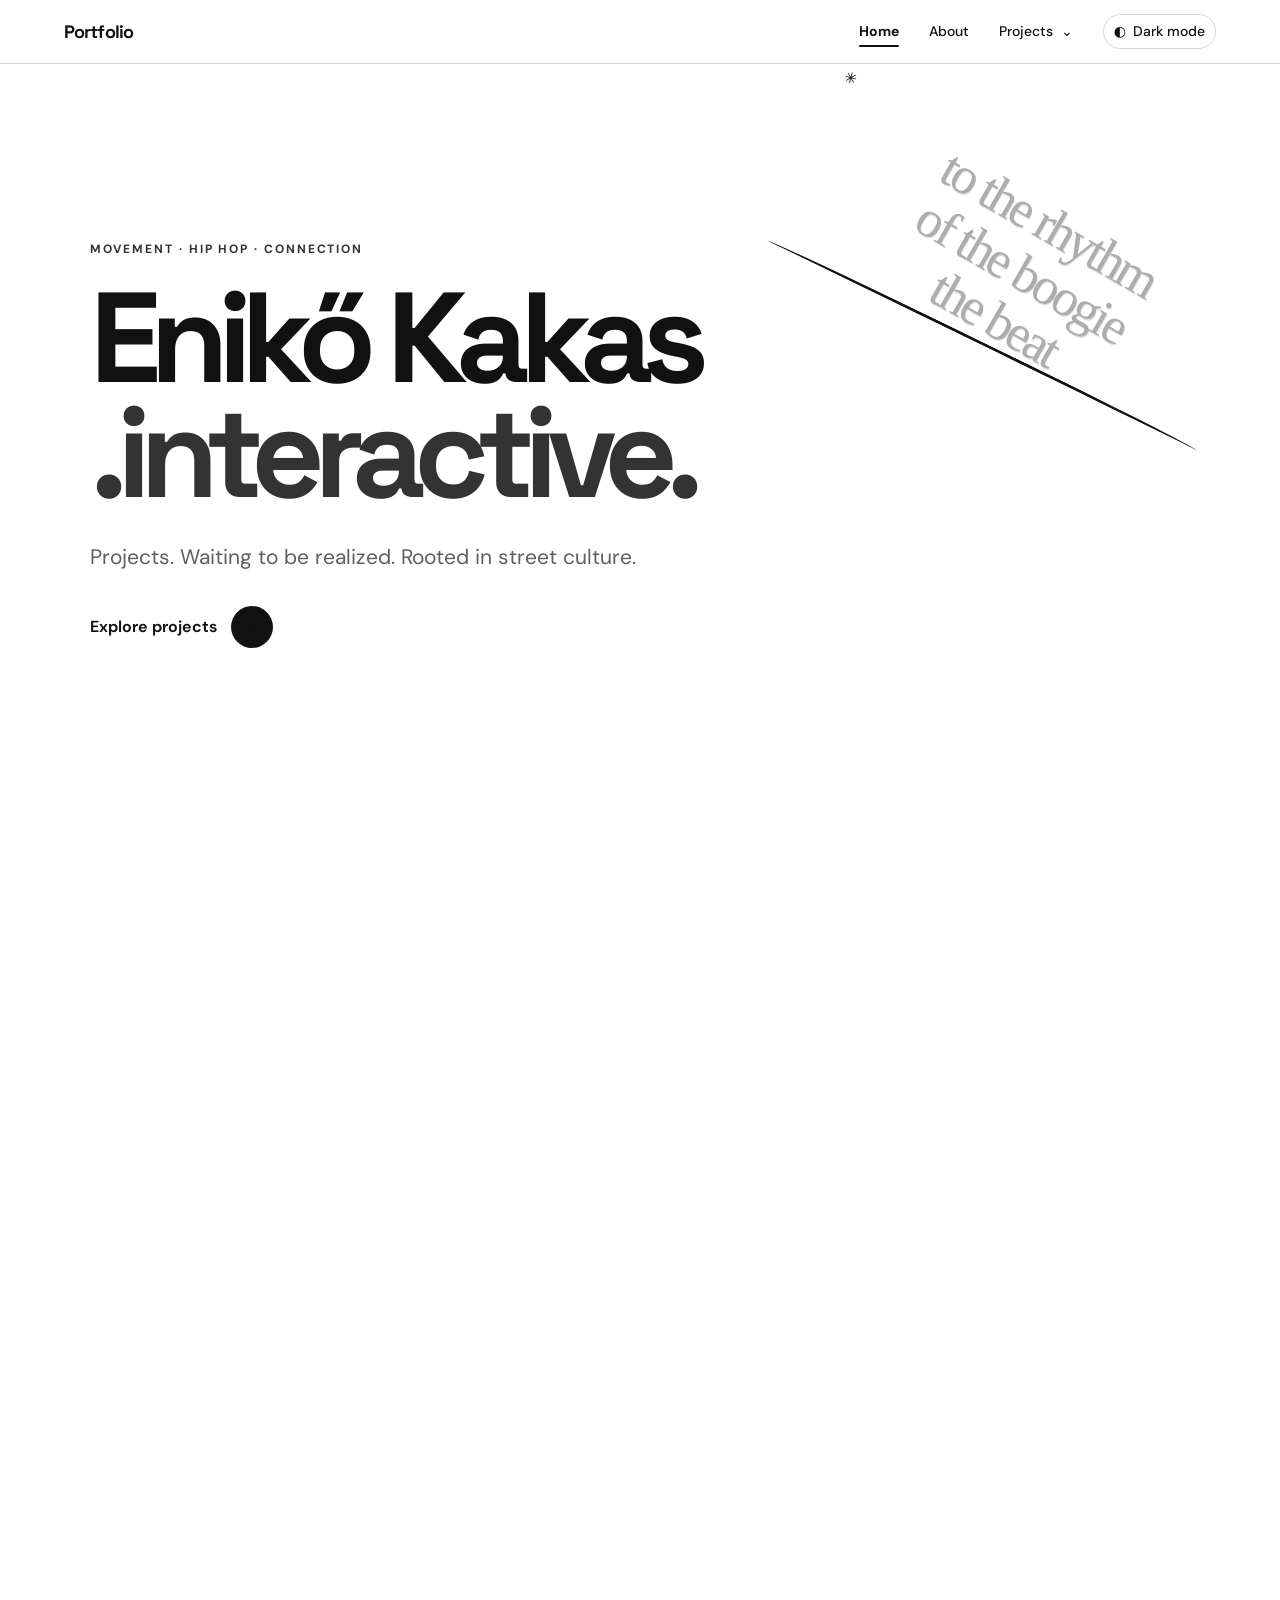
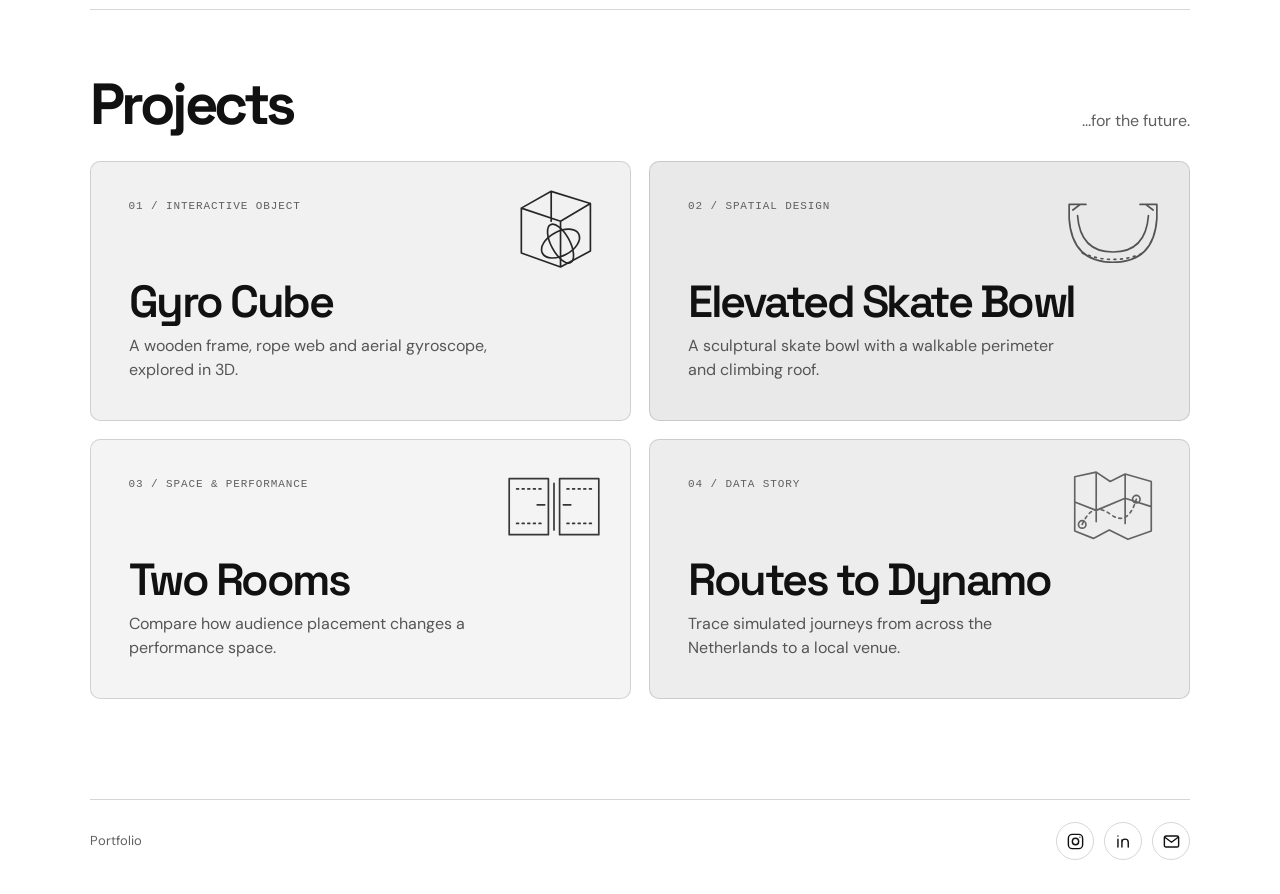
<file: index.html>
<!doctype html>
<html lang="en">
<head>
  <meta charset="utf-8">
  <meta name="viewport" content="width=device-width, initial-scale=1">
  <meta name="theme-color" content="#ffffff">
  <meta name="description" content="Selected interactive and spatial design projects.">
  <title>Portfolio</title>
  <link rel="preconnect" href="https://fonts.googleapis.com">
  <link rel="preconnect" href="https://fonts.gstatic.com" crossorigin>
  <link href="https://fonts.googleapis.com/css2?family=DM+Sans:wght@400;500;600;700&family=Space+Grotesk:wght@400;500;600;700&family=Permanent+Marker&display=swap" rel="stylesheet">
  <link rel="stylesheet" href="css/site.css">
  <link rel="stylesheet" href="css/home.css">
</head>
<body>
  <nav class="site-nav" aria-label="Main navigation">
    <a class="brand" href="index.html">Portfolio</a>
    <div class="nav-links">
      <a href="index.html" aria-current="page">Home</a>
      <a href="about.html">About</a>
      <div class="nav-dropdown">
        <button class="nav-trigger" type="button" aria-expanded="false" aria-haspopup="true">Projects <span aria-hidden="true">⌄</span></button>
        <div class="nav-menu">
          <a href="projects/gyro-cube.html">Gyro Cube</a>
          <a href="projects/skate-bowl.html">Elevated Skate Bowl</a>
          <a href="projects/audience.html">Two Rooms</a>
          <a href="projects/traffic.html">Routes to Dynamo</a>
        </div>
      </div>
      <button class="theme-toggle" type="button" aria-label="Switch to dark mode" aria-pressed="false"><span aria-hidden="true">◐</span><span class="theme-toggle-label">Dark mode</span></button>
    </div>
  </nav>
  <div class="street-tags"><a class="street-tag street-tag-right" href="about.html" aria-label="About Enikő Kakas">to the rhythm<br>of the boogie<br>the beat</a></div>
  <main class="home-shell">
    <section class="hero" aria-labelledby="hero-title">
      <div class="hero-playground" aria-hidden="true">
        <div class="hero-wall"></div>
        <svg class="hero-doodle" viewBox="0 0 100 130" role="presentation">
          <g class="doodle-pose pose-follow">
            <circle cx="50" cy="16" r="10"/><path d="M48 27 Q43 45 50 63 M47 36 Q35 43 29 54 M48 37 Q61 41 68 50 M50 63 Q39 76 34 94 M50 63 Q62 75 68 91"/>
          </g>
          <g class="doodle-pose pose-skate">
            <circle cx="50" cy="16" r="10"/><path d="M48 27 Q40 40 48 54 M44 36 Q31 37 25 46 M45 37 Q58 33 66 40 M48 54 Q61 59 69 68 M48 54 Q36 61 31 69 Q25 77 17 80 M15 74 Q47 67 82 73 M29 76a3 3 0 1 0 0 1 M70 76a3 3 0 1 0 0 1"/>
          </g>
          <g class="doodle-pose pose-climb">
            <circle cx="50" cy="16" r="10"/><path d="M48 27 Q42 41 49 54 M44 36 Q34 27 25 23 M46 36 Q60 31 69 36 M49 54 Q38 61 32 76 M49 54 Q61 58 67 72"/>
          </g>
          <g class="doodle-pose pose-dance">
            <circle cx="50" cy="16" r="10"/><path d="M50 27 Q49 44 50 61 M49 35 Q66 31 76 21 M49 35 Q34 31 25 21 M50 61 Q50 78 50 96 M50 61 Q64 66 72 58 Q78 52 76 45"/>
          </g>
          <g class="doodle-pose pose-cartwheel">
            <circle cx="50" cy="16" r="10"/><path d="M50 27 Q48 44 50 61 M49 37 Q35 32 24 25 M50 39 Q64 34 77 28 M50 61 Q38 69 27 80 M50 61 Q63 68 74 78"/>
          </g>
          <path class="doodle-spark" d="M78 16v10m-5-5h10M17 24v8m-4-4h8"/>
        </svg>
        <span class="doodle-note"></span>
      </div>
      <p class="eyebrow">Movement · Hip hop · connection</p>
      <h1 id="hero-title">Enikő Kakas <span>.interactive.</span></h1>
      <p class="hero-copy">Projects. Waiting to be realized. Rooted in street culture.</p>
      <a class="hero-link" href="#projects">Explore projects <span aria-hidden="true">↓</span></a>
    </section>
    <section class="home-video" aria-label="Studio video">
      <div class="home-video-track">
        <video autoplay muted loop preload="auto" playsinline aria-label="Studio and process video"><source src="https://res.cloudinary.com/whwklyqi/video/upload/v1795101288/eniko2_cropped_cut.mp4" type="video/mp4">Add your video at media/about-01.mp4.</video>
        <video autoplay muted loop preload="auto" playsinline aria-hidden="true"><source src="https://res.cloudinary.com/whwklyqi/video/upload/v1795101288/eniko2_cropped_cut.mp4" type="video/mp4"></video>
        <video autoplay muted loop preload="auto" playsinline aria-hidden="true"><source src="https://res.cloudinary.com/whwklyqi/video/upload/v1795101288/eniko2_cropped_cut.mp4" type="video/mp4"></video>
        <video autoplay muted loop preload="auto" playsinline aria-hidden="true"><source src="https://res.cloudinary.com/whwklyqi/video/upload/v1795101288/eniko2_cropped_cut.mp4" type="video/mp4"></video>
      </div>
    </section>
  
    <section class="projects-section" id="projects" aria-labelledby="projects-title">
      <div class="section-heading">
        <h2 id="projects-title">Projects</h2>
        <p>...for the future.</p>
      </div>
      <div class="project-grid">
        <a class="project-card" href="projects/gyro-cube.html">
          <svg class="project-doodle" viewBox="0 0 120 100" aria-hidden="true"><g><path d="M25 28 57 10l42 13v51L67 91 25 76zM25 28l42 14 32-19M67 42v49M25 28v48M57 10v32"/><ellipse cx="67" cy="66" rx="22" ry="13" transform="rotate(-28 67 66)"/><ellipse cx="67" cy="66" rx="10" ry="23" transform="rotate(-28 67 66)"/></g></svg>
          <span class="project-number">01 / INTERACTIVE OBJECT</span><div><h3>Gyro Cube</h3><p>A wooden frame, rope web and aerial gyroscope, explored in 3D.</p></div>
        </a>
        <a class="project-card" href="projects/skate-bowl.html">
          <svg class="project-doodle" viewBox="0 0 120 100" aria-hidden="true"><g><path d="M13 24v15q3 47 47 47t47-47V24M13 24h18M89 24h18M22 36q3 39 38 39t38-39M17 30l8-6m78 6-8-6"/><path d="M27 76q33 14 66 0" stroke-dasharray="2 5"/></g></svg>
          <span class="project-number">02 / SPATIAL DESIGN</span><div><h3>Elevated Skate Bowl</h3><p>A sculptural skate bowl with a walkable perimeter and climbing roof.</p></div>
        </a>
        <a class="project-card" href="projects/audience.html">
          <svg class="project-doodle" viewBox="0 0 120 100" aria-hidden="true"><g><path d="M12 20h42v60H12zM66 20h42v60H66zM54 20v60M60 25v50"/><path d="M20 31h26M74 31h26M20 68h26M74 68h26" stroke-dasharray="2 4"/><path d="M42 48h8m20 0h8"/></g></svg>
          <span class="project-number">03 / SPACE & PERFORMANCE</span><div><h3>Two Rooms</h3><p>Compare how audience placement changes a performance space.</p></div>
        </a>
        <a class="project-card" href="projects/traffic.html">
          <svg class="project-doodle" viewBox="0 0 120 100" aria-hidden="true"><g><path d="M19 18 42 13l15 10 16-8 28 8v53l-25 9-20-10-17 9-20-8zM42 13v53m31-51v53M19 45l23 9 31-13 28 9"/><path d="M27 69q11-25 30-11t28-16" stroke-dasharray="3 4"/><circle cx="27" cy="69" r="4"/><circle cx="85" cy="42" r="4"/></g></svg>
          <span class="project-number">04 / DATA STORY</span><div><h3>Routes to Dynamo</h3><p>Trace simulated journeys from across the Netherlands to a local venue.</p></div>
        </a>
      </div>
    </section>
    <footer class="home-footer">
      <span>Portfolio</span>
      <nav class="social-links" aria-label="Social media">
        <a href="https://www.instagram.com/any.cashonme/" target="_blank" rel="noopener noreferrer" aria-label="Instagram" title="Instagram">
          <svg viewBox="0 0 24 24" aria-hidden="true"><rect x="3" y="3" width="18" height="18" rx="5"/><circle cx="12" cy="12" r="4"/><circle cx="17.5" cy="6.5" r=".8" class="social-dot"/></svg>
        </a>
        <a href="https://www.linkedin.com/in/eniko-kakas/" target="_blank" rel="noopener noreferrer" aria-label="LinkedIn" title="LinkedIn">
          <svg viewBox="0 0 24 24" aria-hidden="true"><path d="M5 9v10M5 5v.1M10 19v-6a4 4 0 0 1 8 0v6M10 10v9"/></svg>
        </a>
        <a href="mailto:kakas.eniko@gmail.com" target="_blank" aria-label="Email" title="Email">
          <svg viewBox="0 0 24 24" aria-hidden="true"><rect x="3" y="5" width="18" height="14" rx="2"/><path d="m4 7 8 6 8-6"/></svg>
        </a>
      </nav>
    </footer>
  </main>
  <script src="js/main.js"></script>
  <script src="js/hero-doodle.js"></script>
</body>
</html>
</file>
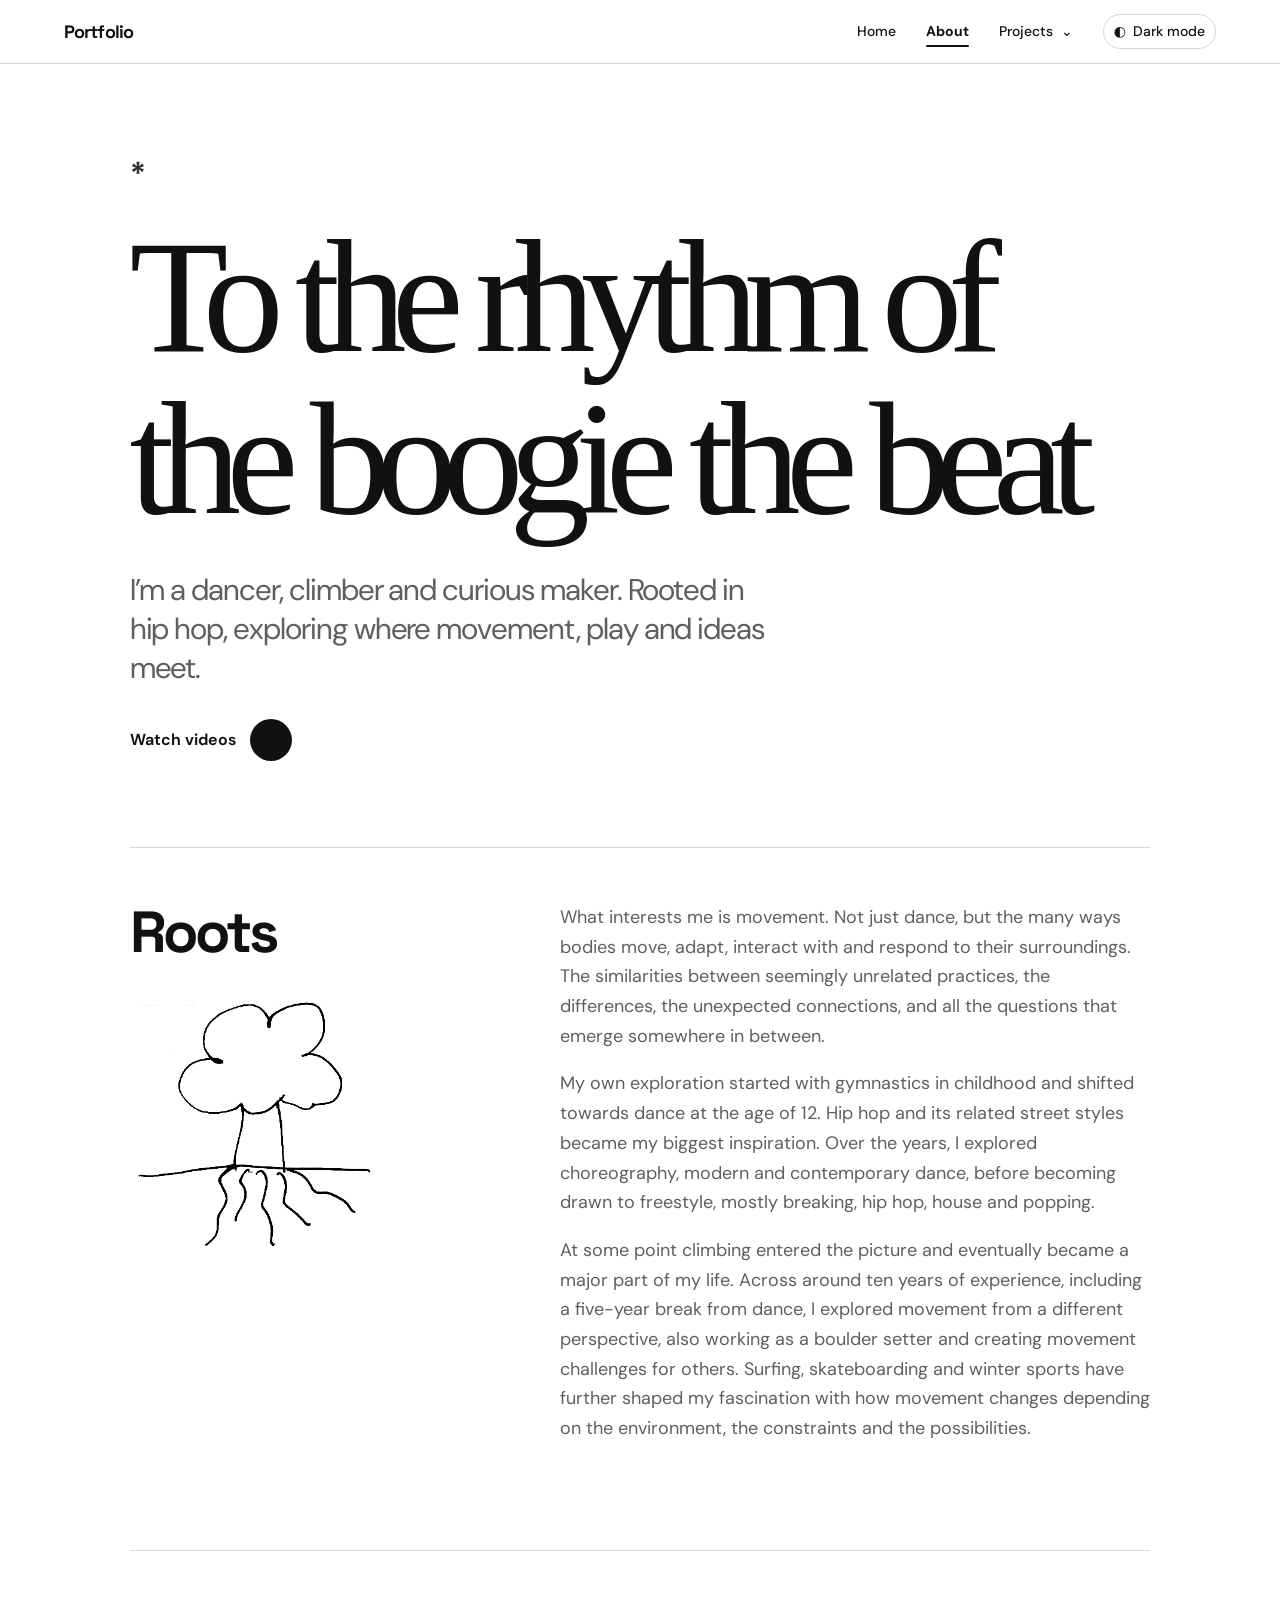
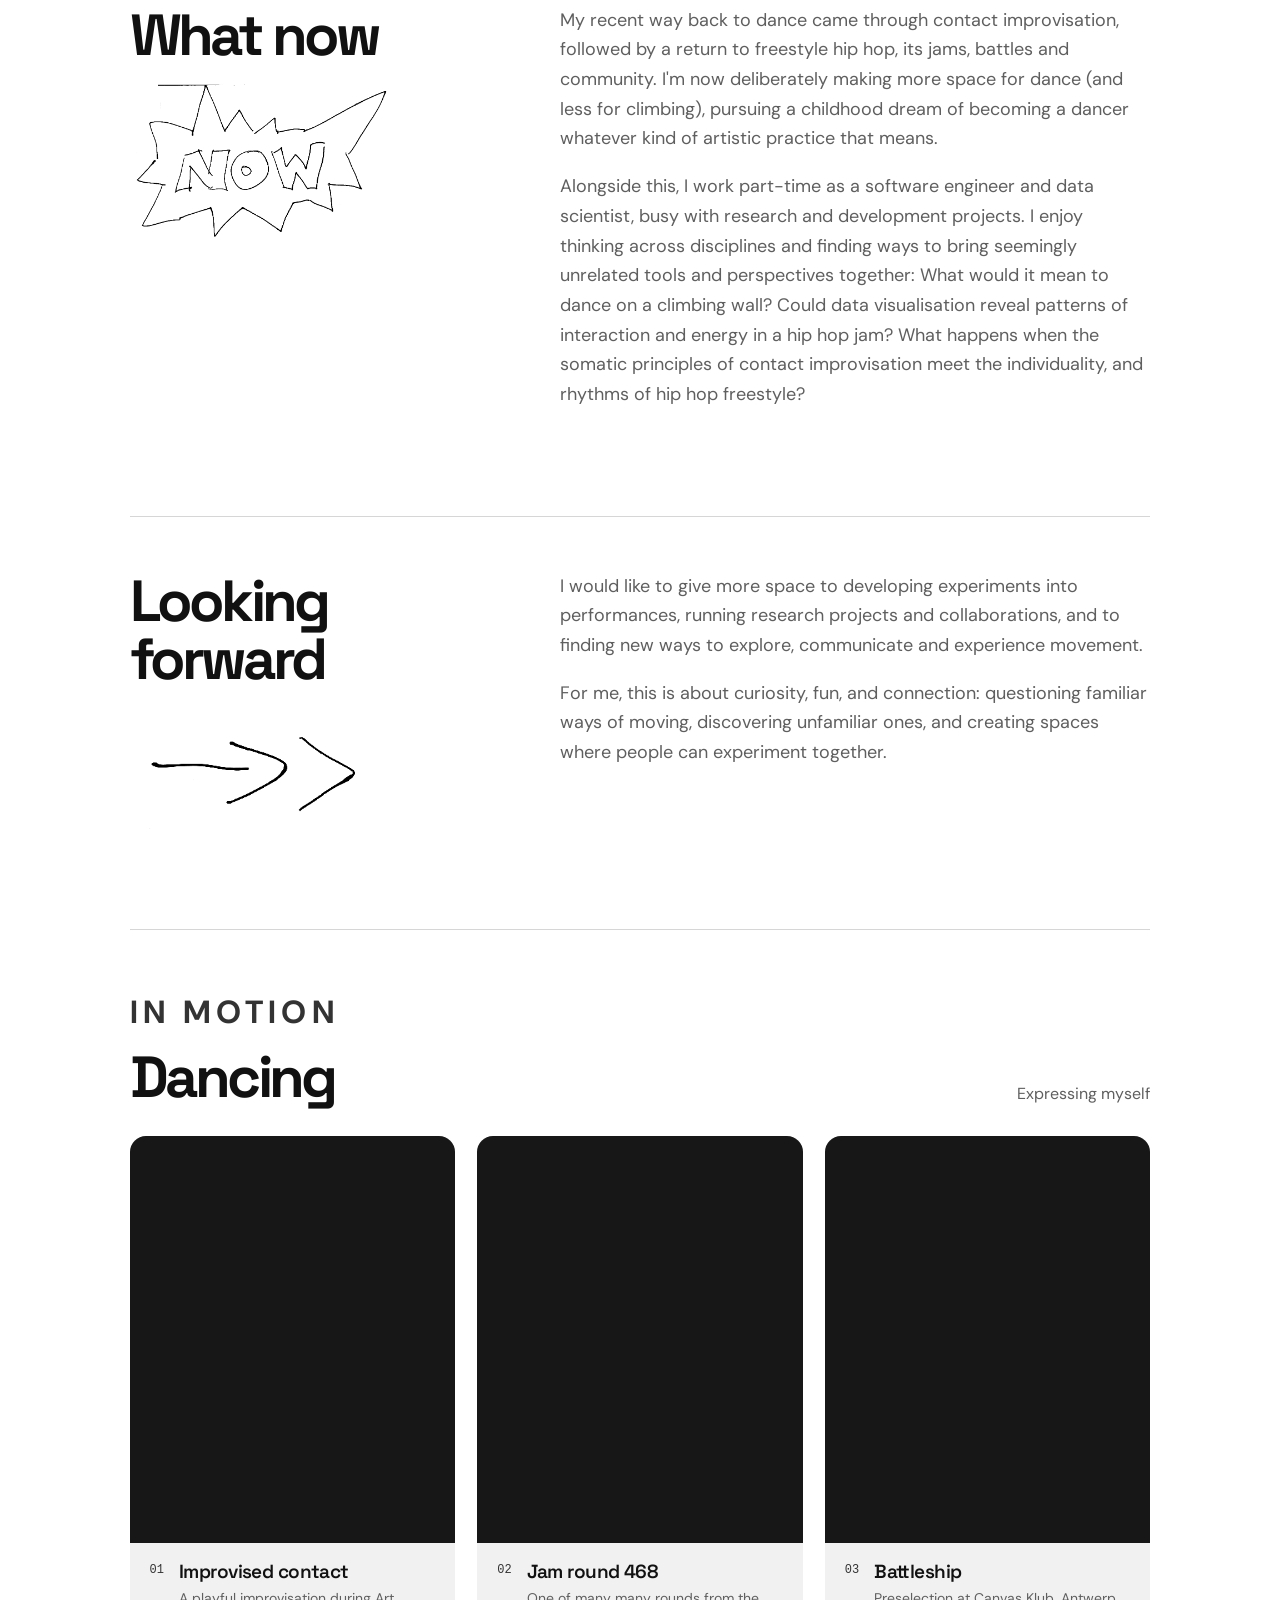
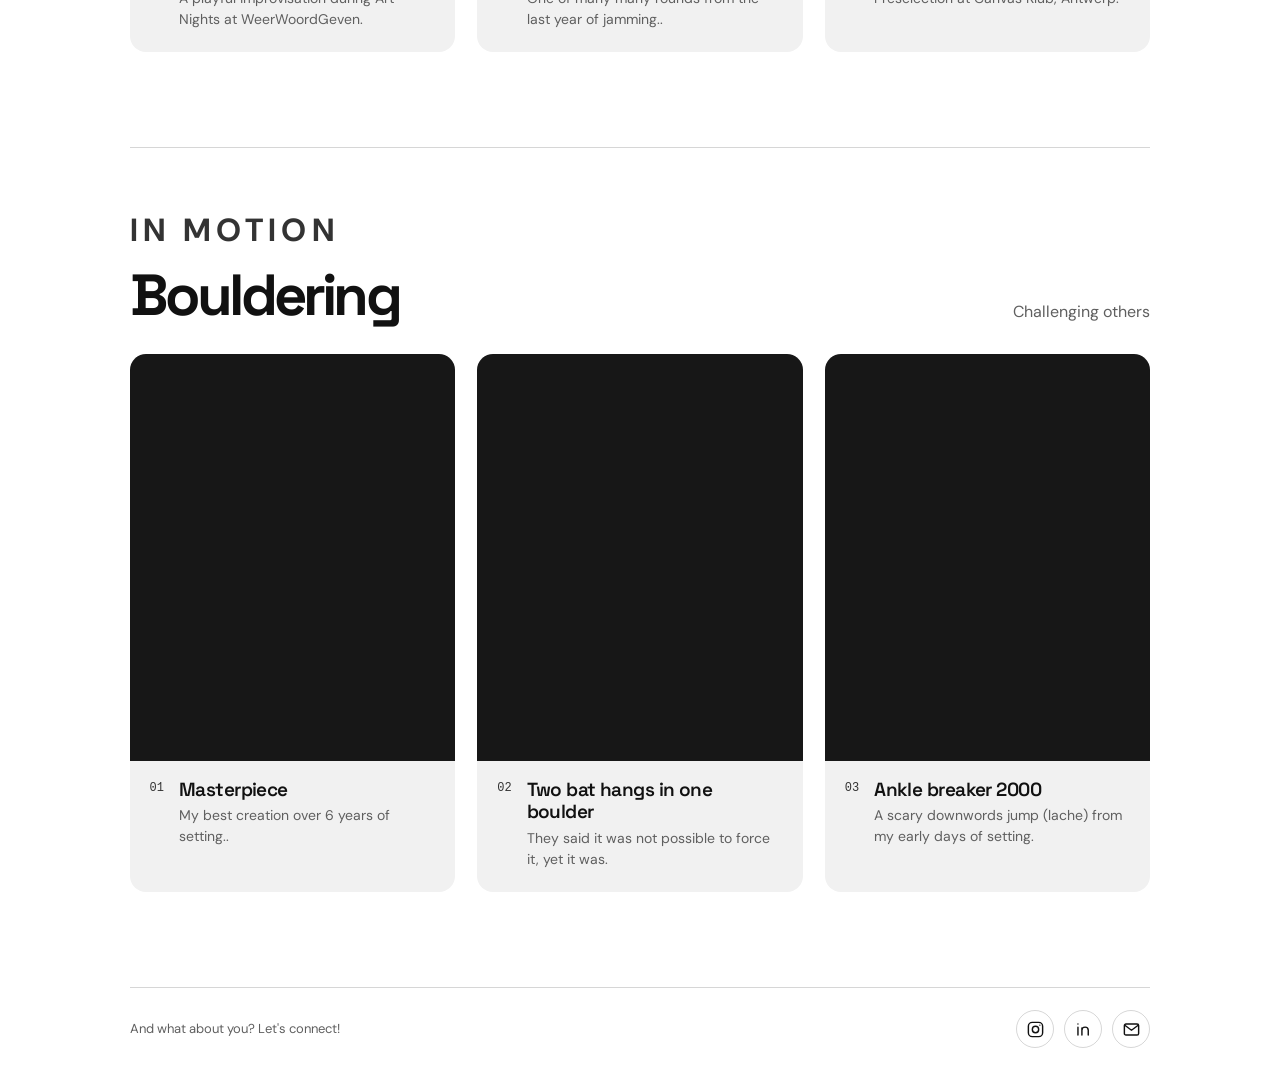
<file: about.html>
<!doctype html>
<html lang="en">
<head>
  <meta charset="utf-8">
  <meta name="viewport" content="width=device-width, initial-scale=1">
  <meta name="theme-color" content="#ffffff">
  <meta name="description" content="About Enikő Kakas and selected videos of her work.">
  <title>About — Enikő Kakas</title>
  <link rel="preconnect" href="https://fonts.googleapis.com">
  <link rel="preconnect" href="https://fonts.gstatic.com" crossorigin>
  <link href="https://fonts.googleapis.com/css2?family=DM+Sans:wght@400;500;600;700&family=Space+Grotesk:wght@400;500;600;700&family=Permanent+Marker&display=swap" rel="stylesheet">
  <link rel="stylesheet" href="css/site.css">
  <link rel="stylesheet" href="css/about.css">
</head>
<body>
  <nav class="site-nav" aria-label="Main navigation">
    <a class="brand" href="index.html">Portfolio</a>
    <div class="nav-links">
      <a href="index.html">Home</a>
      <a href="about.html" aria-current="page">About</a>
      <div class="nav-dropdown">
        <button class="nav-trigger" type="button" aria-expanded="false" aria-haspopup="true">Projects <span aria-hidden="true">⌄</span></button>
        <div class="nav-menu">
          <a href="projects/gyro-cube.html">Gyro Cube</a>
          <a href="projects/skate-bowl.html">Elevated Skate Bowl</a>
          <a href="projects/audience.html">Two Rooms</a>
          <a href="projects/traffic.html">Routes to Dynamo</a>
        </div>
      </div>
      <button class="theme-toggle" type="button" aria-label="Switch to dark mode" aria-pressed="false"><span aria-hidden="true">◐</span><span class="theme-toggle-label">Dark mode</span></button>
    </div>
  </nav>
  <!--<div class="street-tags" aria-hidden="true"><span class="street-tag street-tag-right">to the rhythm<br>of the boogie<br>the beat</span></div>-->

  <main class="about-shell">
    <header class="about-intro">
      <p class="about-eyebrow">*</p>
      <h1>To the rhythm of the boogie the beat<span></span></h1>
      <p class="about-lede">I’m a dancer, climber and curious maker. Rooted in hip hop, exploring where movement, play and ideas meet.</p>
      <a class="hero-link" href="#videos">Watch videos <span aria-hidden="true">↓</span></a>
    </header>

    <section class="about-story" aria-labelledby="roots-title">
      <div class="about-story-heading"><h2 id="roots-title">Roots</h2>
        <img class="section-doodle roots-doodle" src="media/doodles/about-roots.png" alt="" aria-hidden="true">
      </div>
      <div class="about-copy">
        <p>What interests me is movement. Not just dance, but the many ways bodies move, adapt, interact with and respond to their surroundings. The similarities between seemingly unrelated practices, the differences, the unexpected connections, and all the questions that emerge somewhere in between.</p>
        <p>My own exploration started with gymnastics in childhood and shifted towards dance at the age of 12. Hip hop and its related street styles became my biggest inspiration. Over the years, I explored choreography, modern and contemporary dance, before becoming drawn to freestyle, mostly breaking, hip hop, house and popping.</p>
        <p>At some point climbing entered the picture and eventually became a major part of my life. Across around ten years of experience, including a five-year break from dance, I explored movement from a different perspective, also working as a boulder setter and creating movement challenges for others. Surfing, skateboarding and winter sports have further shaped my fascination with how movement changes depending on the environment, the constraints and the possibilities.</p>
        
      </div>
    </section>
    <section class="about-story" aria-labelledby="now-title">
      <div class="about-story-heading"><h2 id="now-title">What now</h2>
        <img class="section-doodle now-doodle" src="media/doodles/about-now.png" alt="" aria-hidden="true">
      </div>
      <div class="about-copy">
        <p>My recent way back to dance came through contact improvisation, followed by a return to freestyle hip hop, its jams, battles and community. I'm now deliberately making more space for dance (and less for climbing), pursuing a childhood dream of becoming a dancer whatever kind of artistic practice that means.</p>
        <p>Alongside this, I work part-time as a software engineer and data scientist, busy with research and development projects. I enjoy thinking across disciplines and finding ways to bring seemingly unrelated tools and perspectives together: What would it mean to dance on a climbing wall? Could data visualisation reveal patterns of interaction and energy in a hip hop jam? What happens when the somatic principles of contact improvisation meet the individuality, and rhythms of hip hop freestyle?</p>
      </div>
    </section>
     <section class="about-story" aria-labelledby="forward-title">
      <div class="about-story-heading"><h2 id="forward-title">Looking forward</h2>
        <img class="section-doodle forward-doodle" src="media/doodles/about-forward.png" alt="" aria-hidden="true">
      </div>
      <div class="about-copy">
        <p>I would like to give more space to developing experiments into performances, running research projects and collaborations, and to finding new ways to explore, communicate and experience movement.</p>
        <p>For me, this is about curiosity, fun, and connection: questioning familiar ways of moving, discovering unfamiliar ones, and creating spaces where people can experiment together. </p>
      </div>
    </section>

    <section class="about-videos" aria-labelledby="videos-title" id="videos">
      <div class="about-section-heading">
        <div><p class="about-eyebrow">In motion</p><h2 id="videos-title">Dancing</h2></div>
        <p>Expressing myself</p>
      </div>
      <div class="video-grid">
        <figure class="video-card">
          <video preload="metadata" playsinline role="button" tabindex="0" aria-label="Open studio and process video"><source src="https://res.cloudinary.com/whwklyqi/video/upload/v1795102405/weerwoordgeven_cut.mp4" type="video/mp4">Add your video at media/about-01.mp4.</video>
          <figcaption><span>01</span><div><h3>Improvised contact</h3><p>A playful improvisation during Art Nights at WeerWoordGeven.</p></div></figcaption>
        </figure>
        <figure class="video-card">
          <video preload="metadata" playsinline role="button" tabindex="0" aria-label="Open project in motion video"><source src="https://res.cloudinary.com/whwklyqi/video/upload/v1795103265/popping_6_cut.mp4" type="video/mp4">Add your video at media/about-02.mp4.</video>
          <figcaption><span>02</span><div><h3>Jam round 468</h3><p>One of many many rounds from the last year of jamming..</p></div></figcaption>
        </figure>
        <figure class="video-card">
          <video preload="metadata" playsinline role="button" tabindex="0" aria-label="Open a day in the studio video"><source src="https://res.cloudinary.com/whwklyqi/video/upload/v1795104471/canvasKlub.mp4" type="video/mp4">Add your video at media/about-03.mp4.</video>
          <figcaption><span>03</span><div><h3>Battleship</h3><p>Preselection at Canvas Klub, Antwerp.</p></div></figcaption>
        </figure>
      </div>
    </section>
    <section class="about-videos" aria-labelledby="videos-title">
      <div class="about-section-heading">
        <div><p class="about-eyebrow">In motion</p><h2 id="videos-title">Bouldering</h2></div>
        <p>Challenging others</p>
      </div>
      <div class="video-grid">
        <figure class="video-card">
          <video preload="metadata" playsinline role="button" tabindex="0" aria-label="Open studio and process video"><source src="https://res.cloudinary.com/whwklyqi/video/upload/v1795104785/toejam_climb.mp4" type="video/mp4">Add your video at media/about-01.mp4.</video>
          <figcaption><span>01</span><div><h3>Masterpiece</h3><p>My best creation over 6 years of setting..</p></div></figcaption>
        </figure>
        <figure class="video-card">
          <video preload="metadata" playsinline role="button" tabindex="0" aria-label="Open project in motion video"><source src="https://res.cloudinary.com/whwklyqi/video/upload/v1795104935/doublebathang.mp4" type="video/mp4">Add your video at media/about-02.mp4.</video>
          <figcaption><span>02</span><div><h3>Two bat hangs in one boulder</h3><p>They said it was not possible to force it, yet it was.</p></div></figcaption>
        </figure>
        <figure class="video-card">
          <video preload="metadata" playsinline role="button" tabindex="0" aria-label="Open a day in the studio video"><source src="https://res.cloudinary.com/whwklyqi/video/upload/v1795104535/d0186932-1d9a-43ea-9372-16814141bf3f.mp4" type="video/mp4">Add your video at media/about-03.mp4.</video>
          <figcaption><span>03</span><div><h3>Ankle breaker 2000</h3><p>A scary downwords jump (lache) from my early days of setting.</p></div></figcaption>
        </figure>
      </div>
    </section>

    <footer class="about-footer">
      <span>And what about you? Let's connect!</span>
      <nav class="social-links" aria-label="Social media and contact">
        <a href="https://www.instagram.com/any.cashonme/" target="_blank" rel="noopener noreferrer" aria-label="Instagram" title="Instagram">
          <svg viewBox="0 0 24 24" aria-hidden="true"><rect x="3" y="3" width="18" height="18" rx="5"/><circle cx="12" cy="12" r="4"/><circle cx="17.5" cy="6.5" r=".8" class="social-dot"/></svg>
        </a>
        <a href="https://www.linkedin.com/in/eniko-kakas/" target="_blank" rel="noopener noreferrer" aria-label="LinkedIn" title="LinkedIn">
          <svg viewBox="0 0 24 24" aria-hidden="true"><path d="M5 9v10M5 5v.1M10 19v-6a4 4 0 0 1 8 0v6M10 10v9"/></svg>
        </a>
        <a href="mailto:kakas.eniko@gmail.com" target="_blank" aria-label="Email" title="Email">
          <svg viewBox="0 0 24 24" aria-hidden="true"><rect x="3" y="5" width="18" height="14" rx="2"/><path d="m4 7 8 6 8-6"/></svg>
        </a>
      </nav>
    </footer>
  </main>
  <dialog class="video-lightbox" aria-label="Video player">
    <button class="video-lightbox-close" type="button" aria-label="Close video">×</button>
    <video class="video-lightbox-player" controls playsinline></video>
    <div class="video-lightbox-caption"><span class="video-lightbox-number"></span><div><h2></h2><p></p></div></div>
  </dialog>
  <script src="js/main.js"></script>
</body>
</html>
</file>
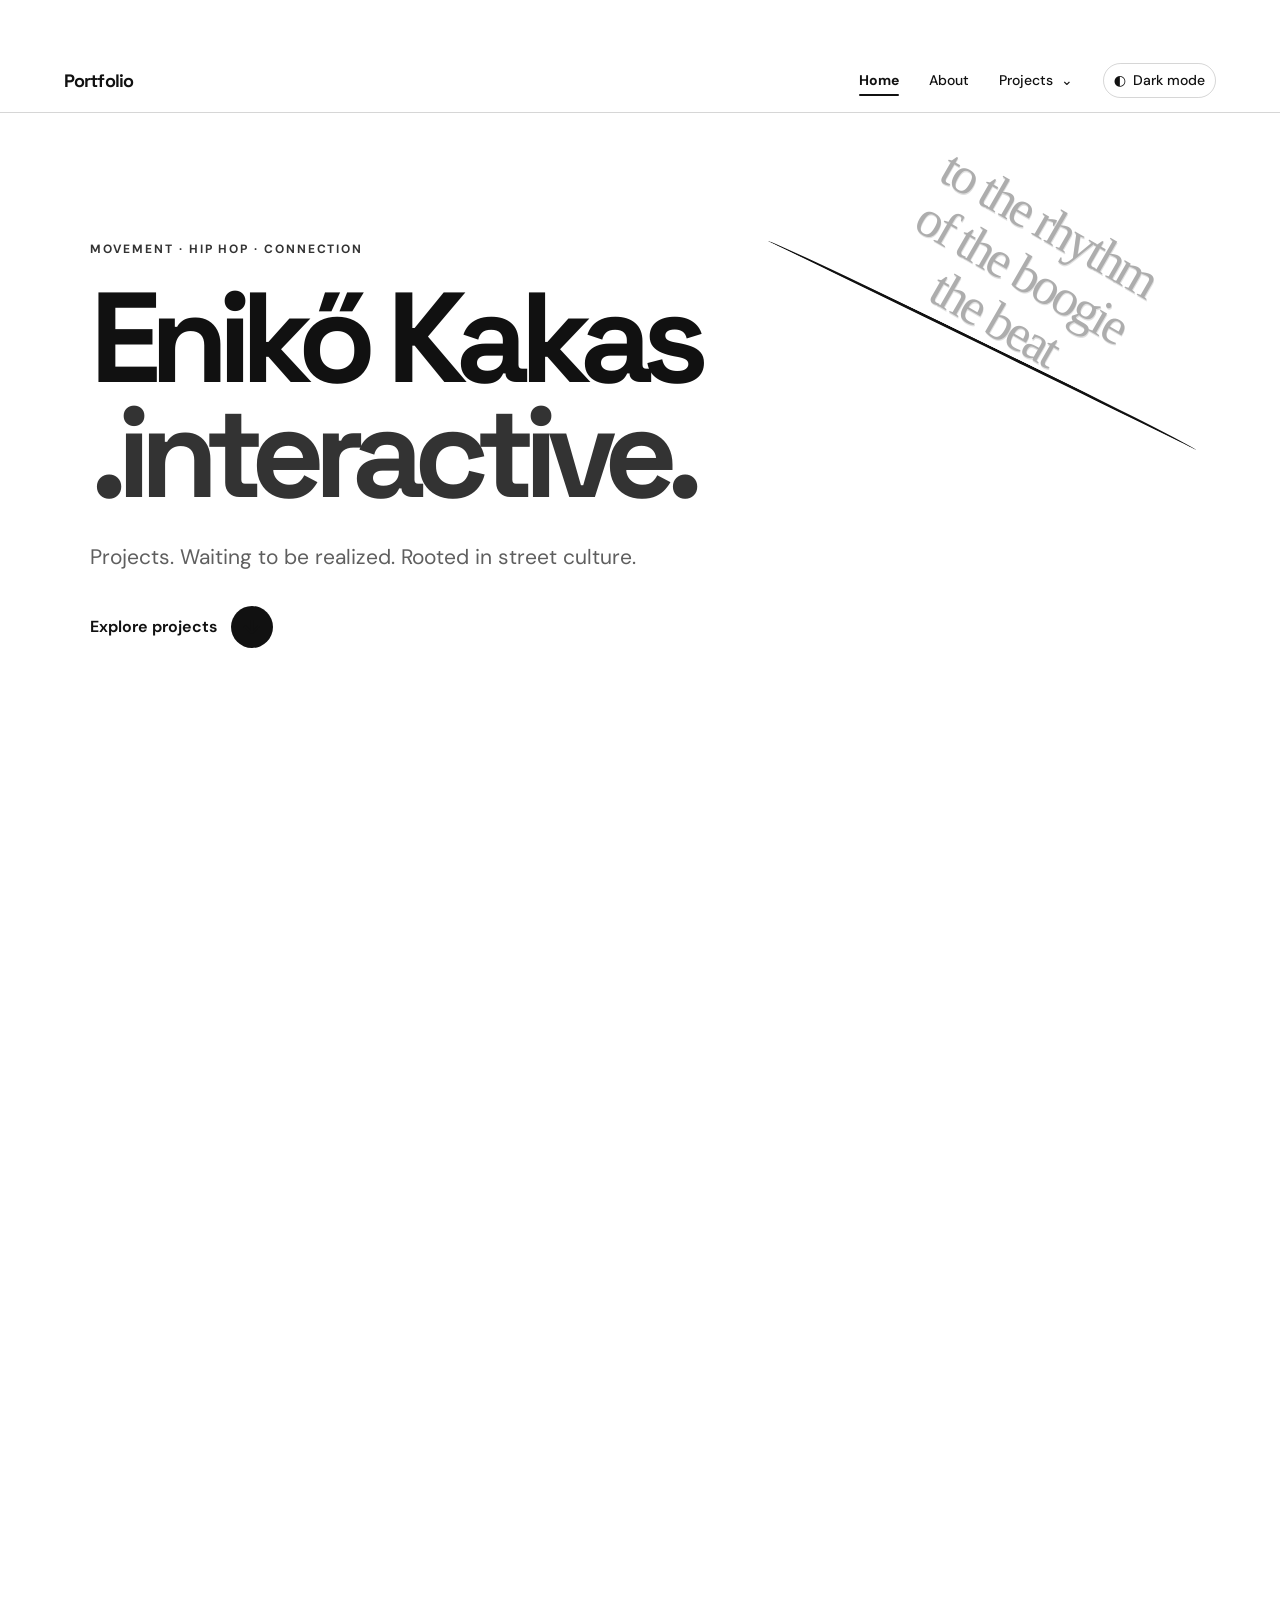
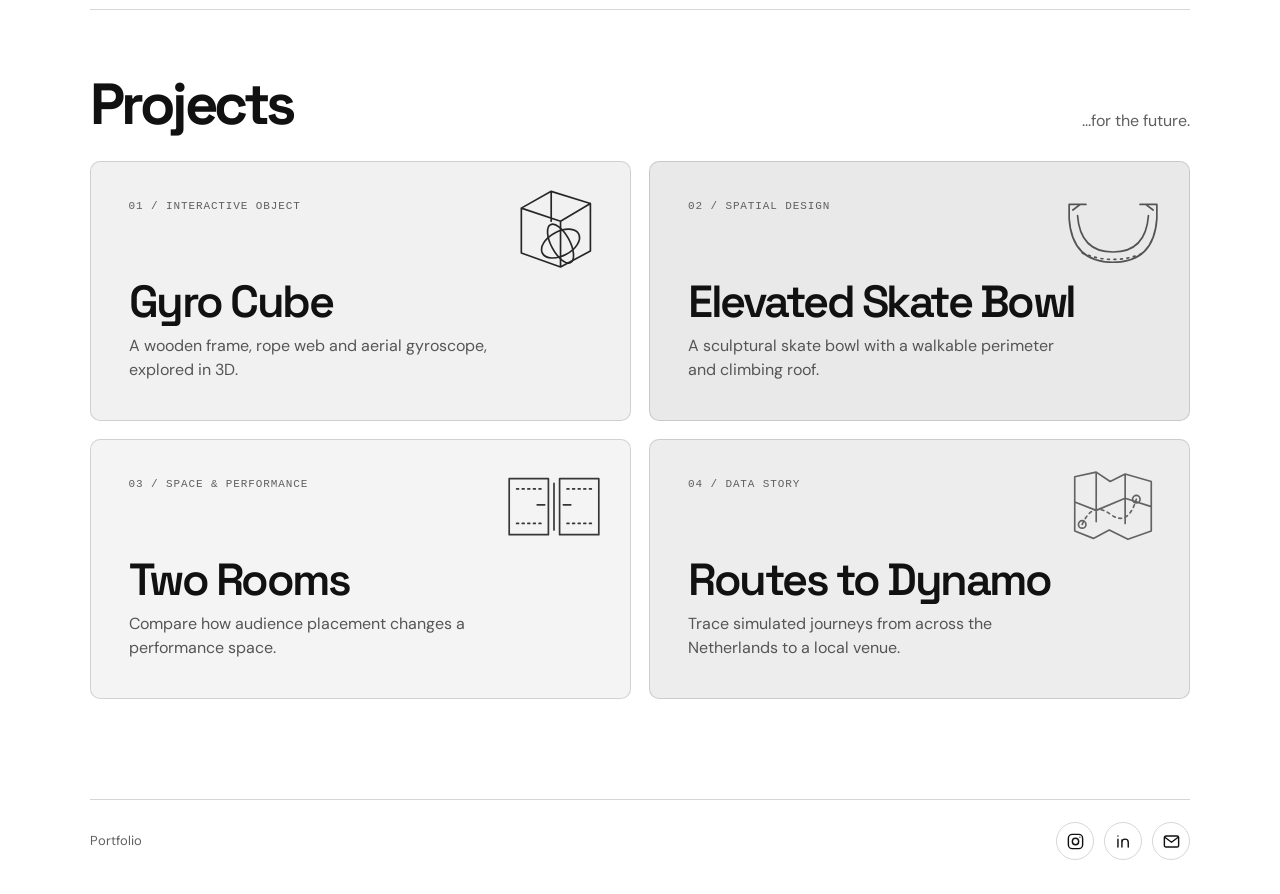
<file: projects.html>
<!doctype html>
<html lang="en">
<head>
  <meta charset="utf-8">
  <meta http-equiv="refresh" content="0; url=index.html#projects">
  <meta name="viewport" content="width=device-width, initial-scale=1">
  <title>Projects — Portfolio</title>
</head>
<body>
  <p>Projects have moved to the <a href="index.html#projects">portfolio home page</a>.</p>
</body>
</html>
</file>
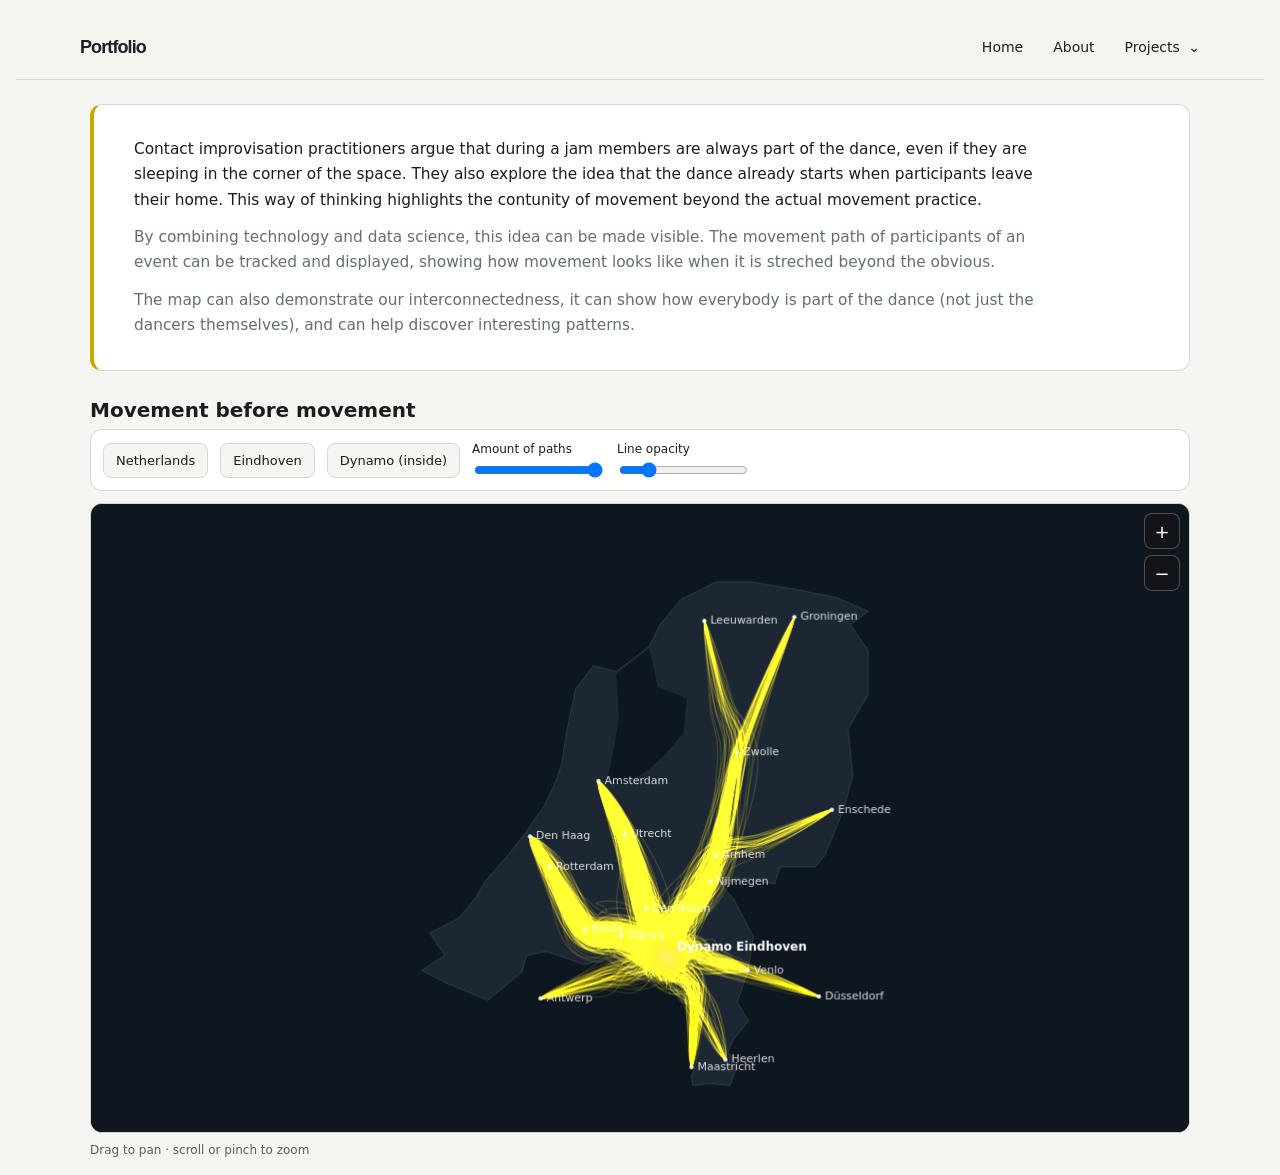
<file: projects/traffic.html>
<!DOCTYPE html>
<html lang="en">
<head>
<meta charset="utf-8">
<meta name="viewport" content="width=device-width, initial-scale=1, viewport-fit=cover">
<title>Routes to Dynamo Eindhoven</title>


<link rel="stylesheet" href="../css/site.css">
<link rel="stylesheet" href="../css/projects/traffic.css">
<link rel="stylesheet" href="../css/projects/intro.css">
</head>
<body class="project-page">
<nav class="site-nav" aria-label="Main navigation"><a class="brand" href="../index.html">Portfolio</a><div class="nav-links"><a href="../index.html">Home</a><a href="../about.html">About</a><div class="nav-dropdown"><button class="nav-trigger" type="button" aria-expanded="false">Projects <span aria-hidden="true">⌄</span></button><div class="nav-menu"><a href="gyro-cube.html">Gyro Cube</a><a href="skate-bowl.html">Elevated Skate Bowl</a><a href="audience.html">Two Rooms</a><a href="traffic.html">Routes to Dynamo</a></div></div></div></nav>
<section class="project-intro" aria-label="Project introduction">
  <p>Contact improvisation practitioners argue that during a jam members are always part of the dance, even if they are sleeping in the corner of the space. They also explore the idea that the dance already starts when participants leave their home. This way of thinking highlights the contunity of movement beyond the actual movement practice.</p>
  <p>By combining technology and data science, this idea can be made visible. The movement path of participants of an event can be tracked and displayed, showing how movement looks like when it is streched beyond the obvious. </p>
  <p>The map can also demonstrate our interconnectedness, it can show how everybody is part of the dance (not just the dancers themselves), and can help discover interesting patterns.</p>
</section>
<div class="wrap">
<h1>Movement before movement</h1>

<div class="panel">
  <button id="bNL">Netherlands</button>
  <button id="bEH">Eindhoven</button>
  <button id="bDyn">Dynamo (inside)</button>
  <label>Amount of paths<input type="range" id="dens" min="0.1" max="1" step="0.05" value="1"></label>
  <label>Line opacity<input type="range" id="alpha" min="0.03" max="0.6" step="0.01" value="0.14"></label>
  <label class="row"><div type="" id="tiles"> </div></label>
</div>

<div class="stage">
  <canvas id="cv"></canvas>
  <div class="zoom"><button id="zi" aria-label="Zoom in">+</button><button id="zo" aria-label="Zoom out">−</button></div>

<div id="stage"><div class="hint">Drag to pan · scroll or pinch to zoom</div></div>



<script src="../js/main.js"></script>
<script src="../js/traffic.js"></script>
</body>
</html>
</file>
<file: css/site.css>
:root {
  --nav-height: 64px;
  --site-ink: #111111;
  --site-muted: #5f5f5f;
  --site-paper: #ffffff;
  --site-accent: #111111;
  --site-moss: #333333;
  --site-surface: #f1f1f1;
  --site-border: rgba(0, 0, 0, .16);
  --font-body: "DM Sans", sans-serif;
  --font-display: "Space Grotesk", sans-serif;
}
:root[data-theme="dark"] {
  color-scheme: dark;
  --site-ink: #ffffff;
  --site-muted: #c2c2c2;
  --site-paper: #111111;
  --site-accent: #ffffff;
  --site-moss: #eeeeee;
  --site-surface: #242424;
  --site-border: rgba(255, 255, 255, .2);
}
* { box-sizing: border-box; }
html { color-scheme: light; scroll-behavior: smooth; }
body { margin: 0; background: var(--site-paper); color: var(--site-ink); font: 400 16px/1.5 var(--font-body), system-ui, sans-serif; }
body.project-page { --site-ink: #17231f; --site-muted: #61716a; --site-paper: #f4f5ef; --site-accent: #b7f36b; --site-moss: #5b7f52; --site-border: rgba(23,35,31,.14); }
.site-nav {
  height: var(--nav-height);
  position: sticky;
  z-index: 1000;
  top: 0;
  display: flex;
  align-items: center;
  justify-content: space-between;
  padding: 0 clamp(20px, 5vw, 76px);
  background: color-mix(in srgb, var(--site-paper) 94%, transparent);
  color: var(--site-ink);
  border-bottom: 1px solid var(--site-border);
  backdrop-filter: blur(14px);
  font: 500 14px/1.2 var(--font-body), system-ui, sans-serif;
}
.theme-toggle { display: inline-flex; align-items: center; gap: 7px; padding: 8px 10px; border: 1px solid var(--site-border); border-radius: 999px; background: transparent; color: var(--site-ink); font: inherit; cursor: pointer; white-space: nowrap; }
.theme-toggle:hover { background: var(--site-ink); color: var(--site-paper); }
.theme-toggle:focus-visible { outline: 2px solid var(--site-ink); outline-offset: 3px; }
body.project-page .site-nav { background: rgba(244, 245, 239, .94); font-family: system-ui, sans-serif; }
.site-nav a { color: inherit; text-decoration: none; }
.site-nav .brand { font-family: var(--font-display), sans-serif; font-weight: 700; letter-spacing: -.05em; font-size: 18px; }
.nav-links > a { position: relative; }
.nav-links > a[aria-current="page"] { color: var(--site-ink); font-weight: 700; }
.nav-links > a[aria-current="page"]::after { content: ""; position: absolute; left: 0; right: 0; bottom: 5px; height: 2px; border-radius: 2px; background: var(--site-ink); }
.nav-links { display: flex; height: 100%; align-items: center; gap: 30px; }
.nav-links > a, .nav-trigger { padding: 12px 0; }
.nav-dropdown { position: relative; height: 100%; display: flex; align-items: center; }
.nav-trigger { background: none; border: 0; color: inherit; font: inherit; cursor: pointer; }
.nav-trigger span { margin-left: 4px; }
.nav-menu {
  display: none;
  position: absolute;
  top: calc(100% - 5px);
  right: 0;
  min-width: 210px;
  padding: 8px;
  background: var(--site-paper);
  border: 1px solid var(--site-border);
  border-radius: 12px;
  box-shadow: 0 14px 38px rgba(0, 0, 0, .16);
}
.nav-dropdown.open .nav-menu, .nav-dropdown:hover .nav-menu, .nav-dropdown:focus-within .nav-menu { display: grid; }
.nav-menu a { padding: 11px 12px; border-radius: 7px; }
.nav-menu a:hover, .nav-menu a:focus-visible { background: rgba(0, 0, 0, .07); }
:root[data-theme="dark"] .nav-menu a:hover, :root[data-theme="dark"] .nav-menu a:focus-visible { background: rgba(255, 255, 255, .1); }
.site-nav a:focus-visible, .nav-trigger:focus-visible { outline: 2px solid #111; outline-offset: 4px; border-radius: 3px; }
body.project-page .nav-menu a:hover, body.project-page .nav-menu a:focus-visible { background: rgba(23, 35, 31, .07); }
body.project-page .site-nav a:focus-visible, body.project-page .nav-trigger:focus-visible { outline-color: #427d42; }
.street-tags { pointer-events: none; }
.street-tag { position:absolute; z-index: 2; top: 420px; left: 16px; color: #111111; font: 400 62px/1 "Permanent Marker", cursive; letter-spacing: -.06em; text-shadow: 1px 1px 0 rgba(0,0,0,.12); transform: rotate(-30deg); }
.street-tag::before { content: "✳"; position: absolute; left: -19px; top: -8px; color: #111111; font: 15px/1 var(--font-body), sans-serif; transform: rotate(30deg); }
.street-tag::after { content: ""; position: absolute; left: -3px; right: -8px; bottom: -5px; height: 4px; border-top: 3px solid #111111; border-radius: 50%; transform: rotate(-4deg); }
.street-tag-right { left: auto; right: 26px; top: 190px; width: 465px; font-size: 52px; line-height: 1.05; text-align:center; transform: rotate(30deg); color:rgb(173, 173, 173)}
.street-tag-right { pointer-events: auto; text-decoration: none; cursor: pointer; }
.street-tag-right:focus-visible { outline: 2px solid currentColor; outline-offset: 6px; border-radius: 4px; }
:root[data-theme="dark"] .street-tag, :root[data-theme="dark"] .street-tag::before { color: #fff; }
:root[data-theme="dark"] .street-tag::after { border-color: #fff; }
:root[data-theme="dark"] .street-tag-right { color: #aaa; }
:root[data-theme="dark"] .nav-menu a:hover, :root[data-theme="dark"] .nav-menu a:focus-visible { background: rgba(255, 255, 255, .1); }
:root[data-theme="dark"] .site-nav a:focus-visible, :root[data-theme="dark"] .nav-trigger:focus-visible { outline-color: #fff; }
@media (max-width: 1120px) { .street-tags { display: none; } }
@media (max-width: 520px) {
  :root { --nav-height: 58px; }
  .site-nav { padding-inline: 18px; }
  .nav-links { gap: 20px; }
  .theme-toggle { width: 38px; height: 38px; justify-content: center; padding: 0; }
  .theme-toggle-label { display: none; }
}
/* The project canvases occupy the viewport below the shared navigation. */
body:has(.app) .app { height: calc(100dvh - var(--nav-height)); }
@media (max-width: 820px) {
  body:has(.app) .app { min-height: calc(100dvh - var(--nav-height)); height: auto; }
}
</file>
<file: css/home.css>
:root { color-scheme: light; }
.home-shell { max-width: 1440px; margin: auto; padding: 0 clamp(20px, 7vw, 100px); }
.hero { min-height: min(760px, calc(100svh - var(--nav-height))); display: flex; flex-direction: column; justify-content: center; padding-block: 76px; position: relative; isolation: isolate; }
.home-video { width: 100vw; margin-left: calc(50% - 50vw); padding-block: 0 65px; }
.home-video-track { display: flex; width: 100%; overflow: hidden; }
.home-video video { display: block; flex: 0 0 25%; width: 25%; height: calc(100vw * 9 / 16); object-fit: cover; filter: grayscale(1); }
.eyebrow { color: var(--site-moss); text-transform: uppercase; font-size: 12px; font-weight: 700; letter-spacing: .16em; margin: 0 0 22px; }
.hero h1 { max-width: 950px; font-family: var(--font-display), sans-serif; font-size: clamp(52px, 10vw, 136px); line-height: .9; letter-spacing: -.085em; margin: 0; font-weight: 700; }
.hero h1 span { color: var(--site-moss); }
.hero-copy { max-width: 590px; margin: 32px 0 0; color: var(--site-muted); font-size: clamp(17px, 2vw, 21px); }
.hero-link { display: inline-flex; align-items: center; gap: 14px; margin-top: 32px; color: var(--site-ink); text-decoration: none; font-weight: 650; }
.hero-link span { width: 42px; height: 42px; display: grid; place-items: center; border-radius: 50%; background: var(--site-accent); font-size: 20px; transition: transform .2s; }
:root[data-theme="dark"] .hero-link span { color: #111; }
.hero-link:hover span { transform: translateY(3px); }
.home-about { display: flex; justify-content: space-between; align-items: end; gap: 28px; padding: 42px clamp(24px, 5vw, 64px); margin: 0 0 65px; border-radius: 18px; background: var(--site-surface); }
.home-about .eyebrow { margin-bottom: 12px; }
.home-about h2 { max-width: 670px; margin: 0; font-family: var(--font-display), sans-serif; font-size: clamp(28px, 4.8vw, 28px); line-height: 1.04; letter-spacing: -.065em; }
.home-about-link { flex: 0 0 auto; display: inline-flex; align-items: center; gap: 18px; padding: 12px 0; color: var(--site-ink); font-weight: 650; text-decoration: none; border-bottom: 1px solid rgba(0,0,0,.35); }
.home-about-link span { color: var(--site-moss); font-size: 22px; transition: transform .2s; }
.home-about-link:hover span { transform: translate(3px, -3px); }
.hero-playground { position: absolute; z-index: -1; inset: 0; overflow: hidden; pointer-events: none; }
.hero-doodle { position: absolute; width: clamp(58px, 7vw, 88px); height: auto; left: 50%; top: 50%; overflow: visible; opacity: 0; color: var(--site-moss); transform: translate(-50%, -50%); transition: opacity .22s; }
.hero-doodle circle, .hero-doodle path { fill: none; stroke: currentColor; stroke-width: 3; stroke-linecap: round; stroke-linejoin: round; }
.hero-doodle circle { fill: var(--site-paper); stroke-dasharray: 60 2; }
.hero.is-playing .hero-doodle { opacity: .88; }
.doodle-pose, .doodle-spark { display: none; }
.pose-follow { display: block; }
.hero.is-skating .pose-follow, .hero.is-climbing .pose-follow, .hero.is-dancing .pose-follow, .hero.is-cartwheeling .pose-follow { display: none; }
.hero.is-skating .pose-skate, .hero.is-climbing .pose-climb, .hero.is-dancing .pose-dance, .hero.is-cartwheeling .pose-cartwheel { display: block; }
.hero.is-dancing .doodle-spark { display: block; }
.hero.is-dancing .hero-doodle { transform-style: preserve-3d; animation: doodle-pirouette 1.15s cubic-bezier(.6,0,.4,1) infinite; }
.hero.is-cartwheeling .hero-doodle { transform-box: view-box; transform-origin: center; animation: doodle-cartwheel .8s ease-in-out infinite; }
.hero.is-skating .hero-doodle { transform: translate(-50%, -50%) rotate(-9deg); }
.hero.is-climbing .hero-doodle { transform: translate(-50%, -50%) rotate(8deg); }
.hero-wall { position: absolute; right: 5%; bottom: 7%; width: 92px; height: min(210px, 34%); min-height: 128px; border: 2px solid rgba(0,0,0,.45); border-radius: 10px 10px 3px 3px; background: radial-gradient(ellipse at center, #555 0 3px, transparent 3.5px) 8px 10px / 24px 29px, radial-gradient(ellipse at center, #555 0 3px, transparent 3.5px) 15px 21px / 36px 43px, rgba(0,0,0,.04); opacity: 0; transform: translateY(10px); transition: opacity .2s, transform .2s; }
.hero.is-climbing .hero-wall { opacity: 1; transform: translateY(0); }
.hero.is-climbing .hero-doodle { left: calc(95% - 46px) !important; }
.doodle-note { position: absolute; left: 50%; top: 50%; margin: 42px 0 0 8px; color: var(--site-moss); font: 600 11px/1 var(--font-body), sans-serif; letter-spacing: .04em; opacity: 0; transition: opacity .2s; }
.hero.is-playing .doodle-note { opacity: .75; }
@keyframes doodle-pirouette { 0% { transform: translate(-50%, -50%) perspective(320px) rotateY(0); } 50% { transform: translate(-50%, -50%) perspective(320px) rotateY(180deg) scaleX(.68); } 100% { transform: translate(-50%, -50%) perspective(320px) rotateY(360deg); } }
@keyframes doodle-cartwheel { to { transform: translate(-50%, -50%) rotate(1turn); } }
.projects-section { padding: 65px 0 100px; border-top: 1px solid var(--site-border); }
.section-heading { display: flex; justify-content: space-between; align-items: end; gap: 20px; margin-bottom: 28px; }
.section-heading h2 { margin: 0; font-family: var(--font-display), sans-serif; font-size: clamp(32px, 5vw, 58px); letter-spacing: -.06em; line-height: 1; }
.section-heading p { color: var(--site-muted); margin: 0; }
.project-grid { display: grid; grid-template-columns: repeat(2, minmax(0, 1fr)); gap: 18px; }
.project-card { --tile-mark: #222; min-height: 260px; padding: clamp(22px, 4vw, 38px); border: 1px solid rgba(0,0,0,.14); border-radius: 10px; color: var(--site-ink); text-decoration: none; display: flex; flex-direction: column; justify-content: space-between; overflow: hidden; position: relative; isolation: isolate; transition: transform .25s ease, border-color .25s ease, background-color .25s ease; }
.project-card::before, .project-card::after { content: none; }
.project-card:hover { transform: translateY(-3px) rotate(-.35deg); border-color: var(--tile-mark); }
.project-card:focus-visible { outline: 3px solid var(--site-moss); outline-offset: 4px; }
.project-card:nth-child(1) { --tile-mark: #111; background: #f1f1f1; }
.project-card:nth-child(2) { --tile-mark: #444; background: #e9e9e9; }
.project-card:nth-child(3) { --tile-mark: #222; background: #f4f4f4; }
.project-card:nth-child(4) { --tile-mark: #555; background: #ededed; }
:root[data-theme="dark"] .project-card:nth-child(1) { background: #0e0e0e; }
:root[data-theme="dark"] .project-card:nth-child(2) { background: #161616; }
:root[data-theme="dark"] .project-card:nth-child(3) { background: #0b0b0b; }
:root[data-theme="dark"] .project-card:nth-child(4) { background: #121212; }
:root[data-theme="dark"] .project-card p { color: #c2c2c2; }
:root[data-theme="dark"] .project-card { --tile-mark: #fff; }
:root[data-theme="dark"] .hero-wall { border-color: rgba(255,255,255,.55); background: radial-gradient(ellipse at center, #aaa 0 3px, transparent 3.5px) 8px 10px / 24px 29px, radial-gradient(ellipse at center, #aaa 0 3px, transparent 3.5px) 15px 21px / 36px 43px, rgba(255,255,255,.04); }
.project-card > * { position: relative; z-index: 1; }
.project-card > .project-doodle { position: absolute; z-index: 0; top: 20px; right: 20px; width: clamp(76px, 10vw, 112px); height: auto; overflow: visible; color: var(--tile-mark); opacity: .9; }
.project-doodle g { fill: none; stroke: currentColor; stroke-width: 1.8; stroke-linecap: round; stroke-linejoin: round; }
.project-number { font: 11px/1.2 ui-monospace, monospace; color: var(--site-muted); letter-spacing: .08em; }
.project-card h3 { font: 600 clamp(28px, 4vw, 45px)/1 var(--font-display), sans-serif; letter-spacing: -.055em; margin: 0 0 10px; }
.project-card p { max-width: 380px; margin: 0; color: #555; }
.home-footer { border-top: 1px solid var(--site-border); padding: 22px 0 34px; color: var(--site-muted); font-size: 13px; display: flex; justify-content: space-between; align-items: center; gap: 20px; }
.social-links { display: flex; align-items: center; gap: 10px; }
.social-links a { width: 38px; height: 38px; display: grid; place-items: center; border: 1px solid var(--site-border); border-radius: 50%; color: var(--site-ink); transition: background-color .2s, color .2s; }
.social-links a:hover { background: var(--site-ink); color: var(--site-paper); }
.social-links a:focus-visible { outline: 2px solid var(--site-ink); outline-offset: 3px; }
.social-links svg { width: 19px; height: 19px; fill: none; stroke: currentColor; stroke-width: 1.8; stroke-linecap: round; stroke-linejoin: round; }
.social-links .social-dot { fill: currentColor; stroke: none; }
@media (max-width: 700px) { .hero { min-height: 72svh; padding-block: 60px; } .home-about { align-items: start; flex-direction: column; padding: 30px 24px; margin-bottom: 50px; } .project-grid { grid-template-columns: 1fr; } .project-card { min-height: 230px; } .section-heading { align-items: start; flex-direction: column; } }
@media (hover: none), (prefers-reduced-motion: reduce) { .hero-playground { display: none; } }
@media (prefers-reduced-motion: reduce) { html { scroll-behavior: auto; } *, *::before, *::after { transition-duration: .01ms !important; } }
</file>
<file: css/about.css>
.about-shell { max-width: 1200px; margin: 0 auto; padding: 0 clamp(22px, 7vw, 100px); }
.about-intro { min-height: min(610px, calc(82svh - var(--nav-height))); display: flex; flex-direction: column; justify-content: center; padding-block: 86px; }
.about-eyebrow { color: var(--site-moss); text-transform: uppercase; font-size: 32px; font-weight: 700; letter-spacing: .16em; margin: 0 0 18px; }
.about-intro h1 { margin: 0; font-family: var(--font-display), sans-serif; font-size: clamp(58px, 12vw, 148px); line-height: .9; letter-spacing: -.09em; font-weight: 700; font: 400 162px/1 "Permanent Marker", cursive}
.about-intro h1 span { color: var(--site-moss); }
.hero-link { display: inline-flex; align-items: center; gap: 14px; margin-top: 32px; color: var(--site-ink); text-decoration: none; font-weight: 650; }
.hero-link span { width: 42px; height: 42px; display: grid; place-items: center; border-radius: 50%; background: var(--site-accent); font-size: 20px; transition: transform .2s; }
:root[data-theme="dark"] .hero-link span { color: #111; }
.hero-link:hover span { transform: translateY(3px); }
.about-lede { max-width: 650px; margin: 30px 0 0; color: var(--site-muted); font-size: clamp(20px, 3vw, 30px); line-height: 1.3; letter-spacing: -.035em; }
.about-story { padding: 55px 0 88px; border-top: 1px solid var(--site-border); display: grid; grid-template-columns: .8fr 1.2fr; gap: 36px; }
.about-story h2, .about-section-heading h2 { margin: 0; font-family: var(--font-display), sans-serif; font-size: clamp(34px, 5vw, 58px); letter-spacing: -.065em; line-height: 1; }
.about-story-heading { display: flex; flex-direction: column; align-items: flex-start; gap: 20px; }
.section-doodle { display: block; width: min(100%, 260px); height: auto; object-fit: contain; }
:root[data-theme="dark"] .section-doodle { filter: invert(1); }
.about-copy { max-width: 620px; color: var(--site-muted); font-size: 18px; line-height: 1.65; }
.about-copy p { margin: 0 0 18px; }
.about-videos { padding: 58px 0 95px; border-top: 1px solid var(--site-border); }
.about-section-heading { display: flex; justify-content: space-between; align-items: end; gap: 20px; margin-bottom: 30px; }
.about-section-heading .about-eyebrow { margin-bottom: 12px; }
.about-section-heading > p { max-width: 270px; color: var(--site-muted); margin: 0; }
.video-grid { display: grid; grid-template-columns: repeat(3, minmax(0, 1fr)); gap: 22px; }
.video-card { margin: 0; overflow: hidden; border-radius: 16px; background: var(--site-surface); }
.video-card video { display: block; width: 100%; aspect-ratio: 4 / 5; object-fit: contain; cursor: pointer; background: #171717; }
.video-card video:focus-visible { outline: 3px solid var(--site-ink); outline-offset: -5px; }
:root[data-theme="dark"] .video-card video { background: radial-gradient(ellipse at 75% 20%, rgba(255,255,255,.14), transparent 35%), linear-gradient(135deg, #444, #080808); }
.video-card figcaption { display: flex; gap: 15px; padding: 18px 20px 22px; }
.video-card figcaption > span { color: var(--site-moss); font: 12px/1.5 ui-monospace, monospace; }
.video-card h3 { margin: 0 0 4px; font: 600 19px/1.2 var(--font-display), sans-serif; letter-spacing: -.03em; }
.video-card figcaption p { margin: 0; color: var(--site-muted); font-size: 14px; }
.about-footer { border-top: 1px solid var(--site-border); padding: 22px 0 34px; color: var(--site-muted); font-size: 13px; display: flex; justify-content: space-between; align-items: center; gap: 20px; }
.about-footer .social-links { display: flex; align-items: center; gap: 10px; }
.about-footer .social-links a { width: 38px; height: 38px; display: grid; place-items: center; border: 1px solid var(--site-border); border-radius: 50%; color: var(--site-ink); transition: background-color .2s, color .2s; }
.about-footer .social-links a:hover { background: var(--site-ink); color: var(--site-paper); }
.about-footer .social-links a:focus-visible { outline: 2px solid var(--site-ink); outline-offset: 3px; }
.about-footer .social-links svg { width: 19px; height: 19px; fill: none; stroke: currentColor; stroke-width: 1.8; stroke-linecap: round; stroke-linejoin: round; }
.about-footer .social-dot { fill: currentColor; stroke: none; }
.video-lightbox { position: fixed; inset: 0; width: min(1100px, 94vw); max-width: none; max-height: 92vh; padding: 56px 16px 20px; border: 1px solid rgba(255,255,255,.25); border-radius: 12px; background: #080808; color: #fff; overflow: visible; opacity: 0; transform: scale(.98); transition: opacity .2s ease, transform .2s ease, overlay .2s allow-discrete, display .2s allow-discrete; }
.video-lightbox[open] { opacity: 1; transform: scale(1); }
@starting-style { .video-lightbox[open] { opacity: 0; transform: scale(.98); } }
.video-lightbox::backdrop { background: rgba(0,0,0,.82); backdrop-filter: blur(5px); }
.video-lightbox-player { display: block; width: 100%; max-height: calc(92vh - 155px); margin: auto; object-fit: contain; background: #000; }
.video-lightbox-caption { display: flex; align-items: baseline; gap: 14px; width: min(100%, 850px); margin: 12px auto 0; color: #fff; }
.video-lightbox-number { color: #aaa; font: 12px/1.5 ui-monospace, monospace; }
.video-lightbox-caption h2 { margin: 0 0 3px; font: 600 18px/1.2 var(--font-display), sans-serif; }
.video-lightbox-caption p { margin: 0; color: #c5c5c5; font-size: 14px; }
.video-lightbox-close { position: absolute; top: 10px; right: 12px; width: 36px; height: 36px; display: grid; place-items: center; border: 1px solid rgba(255,255,255,.55); border-radius: 50%; background: transparent; color: #fff; font: 30px/1 sans-serif; cursor: pointer; }
.video-lightbox-close:hover, .video-lightbox-close:focus-visible { background: #fff; color: #111; }
@media (max-width: 520px) { .about-footer { align-items: start; flex-direction: column; } }
@media (max-width: 900px) { .video-grid { grid-template-columns: repeat(2, minmax(0, 1fr)); } }
@media (max-width: 700px) { .about-intro { min-height: 64svh; padding-block: 65px; } .about-intro h1 { font-size: clamp(48px, 10vw, 76px); } .about-story { grid-template-columns: 1fr; gap: 20px; padding-block: 42px 60px; } .about-section-heading { align-items: start; flex-direction: column; } .video-grid { grid-template-columns: 1fr; } }
</file>
<file: css/projects/traffic.css>
:root{box-sizing:border-box;padding-top:env(safe-area-inset-top,0px);padding-bottom:env(safe-area-inset-bottom,0px);
--bg:#f5f5f2;--fg:#1c1c1a;--card:#fff;--line:#d8d8d2;--accent:#c9a800}
@media (prefers-color-scheme:dark){:root:not([data-theme="light"]){--bg:#141413;--fg:#ecece6;--card:#1f1f1d;--line:#3a3a36;--accent:#ffe600}}
:root[data-theme="dark"]{--bg:#141413;--fg:#ecece6;--card:#1f1f1d;--line:#3a3a36;--accent:#ffe600}
html{scroll-padding-top:env(safe-area-inset-top,0px)}
*{box-sizing:border-box}
body{margin:0;background:var(--bg);color:var(--fg);font:15px/1.5 system-ui,-apple-system,"Segoe UI",sans-serif;padding:16px}
.wrap{max-width:1100px;margin:0 auto}
h1{font-size:20px;margin:0 0 4px}
p.sub{margin:0 0 12px;opacity:.7}
.panel{background:var(--card);border:1px solid var(--line);border-radius:12px;padding:10px 12px;margin-bottom:12px;display:flex;flex-wrap:wrap;gap:12px;align-items:center}
label{display:flex;flex-direction:column;font-size:12px;gap:2px;min-width:130px}
label.row{flex-direction:row;align-items:center;gap:6px;min-width:0}
button{font:inherit;font-size:13px;padding:7px 12px;border-radius:8px;border:1px solid var(--line);background:var(--bg);color:var(--fg);cursor:pointer}
button:hover{border-color:var(--accent)}
.stage{position:relative}
canvas{width:100%;height:70vh;min-height:420px;border-radius:12px;border:1px solid var(--line);display:block;touch-action:none;cursor:grab;background:#0e1620}
canvas:active{cursor:grabbing}
.zoom{position:absolute;right:10px;top:10px;display:flex;flex-direction:column;gap:6px}
.zoom button{width:36px;height:36px;padding:0;font-size:18px;background:rgba(20,20,20,.75);color:#fff;border-color:rgba(255,255,255,.25)}
.hint{font-size:12px;opacity:.7;margin-top:8px}
</file>
<file: css/projects/intro.css>
.project-intro {
  max-width: min(1100px, calc(100% - 40px));
  margin: 24px auto;
  padding: clamp(20px, 3vw, 32px) clamp(22px, 4vw, 40px);
  display: grid;
  gap: 12px;
  border: 1px solid var(--line, var(--site-border));
  border-left: 4px solid var(--accent, var(--site-ink));
  border-radius: 12px;
  background: var(--panel, var(--card, var(--site-paper)));
  color: var(--muted, var(--site-muted));
}
.project-intro p {
  max-width: 900px;
  margin: 0;
  font-size: clamp(15px, 1.2vw, 17px);
  line-height: 1.65;
}
.project-intro p:first-child {
  color: var(--fg, var(--ink, var(--site-ink)));
  font-weight: 500;
}
@media (max-width: 600px) {
  .project-intro { max-width: calc(100% - 28px); margin-block: 14px; }
}
</file>
